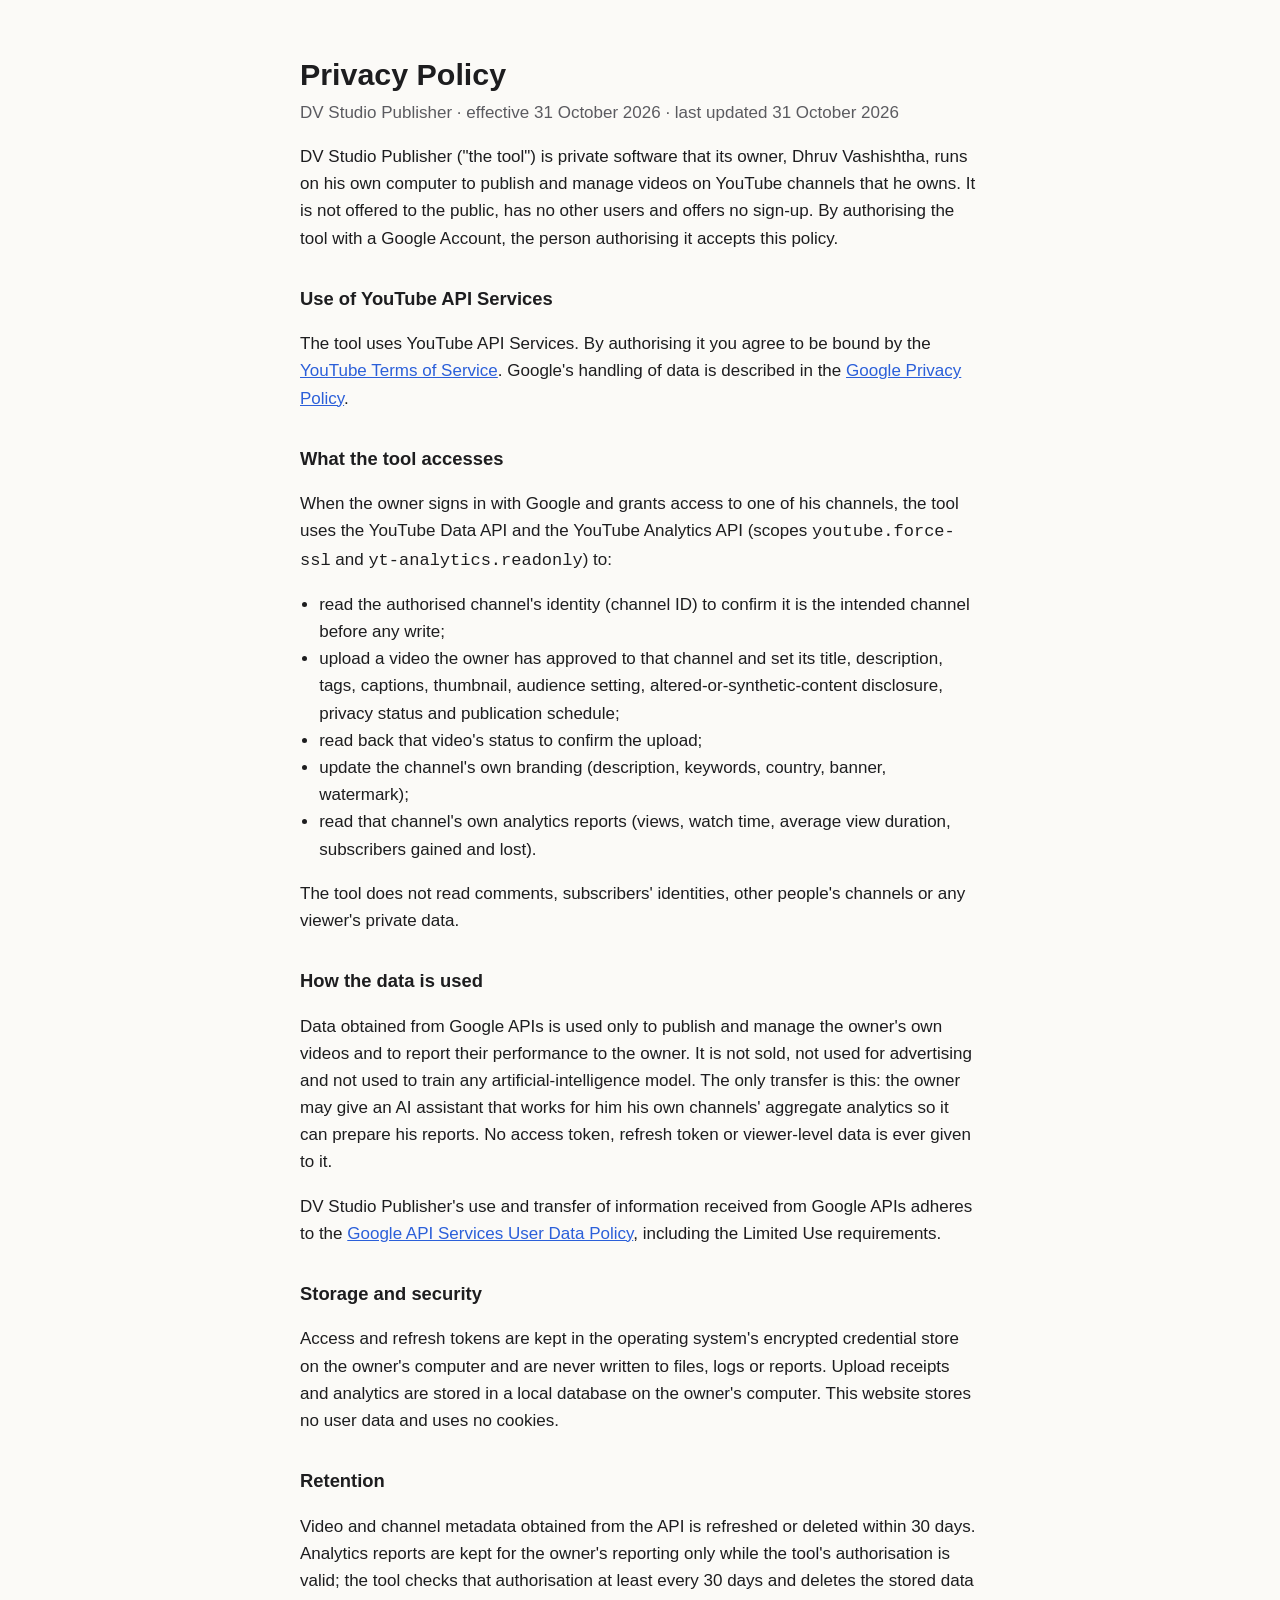
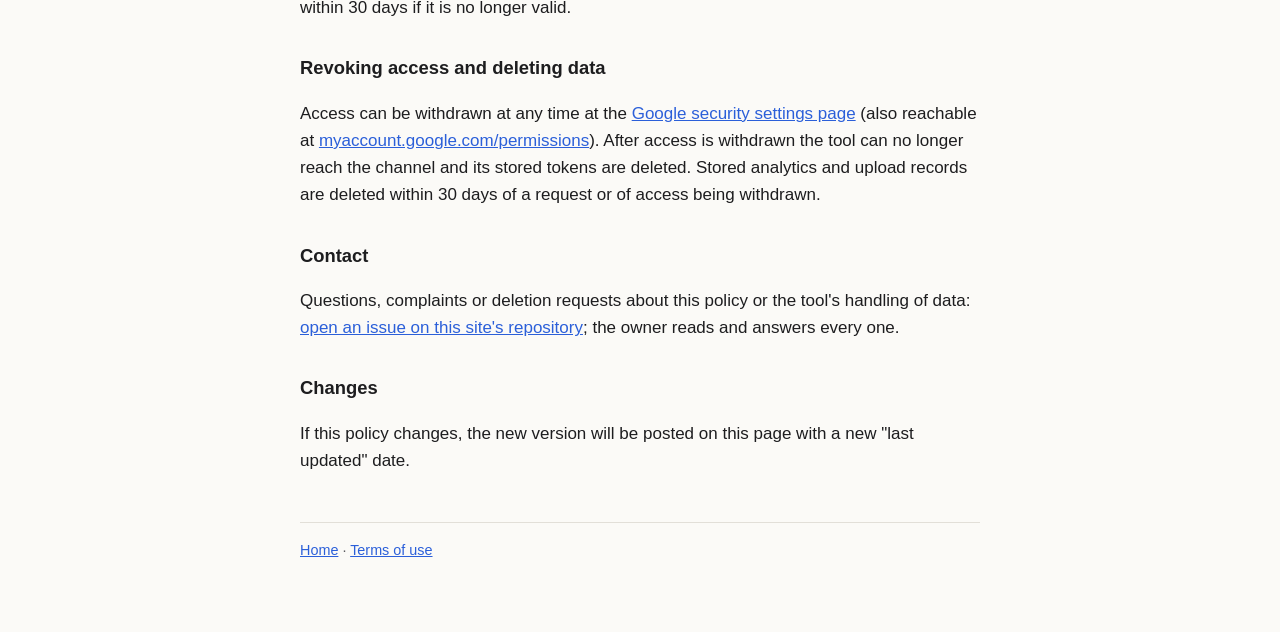
<file: privacy.html>
<!doctype html>
<html lang="en">
<head>
<meta charset="utf-8">
<meta name="viewport" content="width=device-width, initial-scale=1">
<title>Privacy Policy · DV Studio Publisher</title>
<meta name="description" content="How DV Studio Publisher handles data from Google and YouTube.">
<link rel="stylesheet" href="/style.css">
</head>
<body>
<main>
<h1>Privacy Policy</h1>
<p class="lede">DV Studio Publisher · effective 31 October 2026 · last updated 31 October 2026</p>
<p>DV Studio Publisher ("the tool") is private software that its owner, Dhruv Vashishtha, runs on his own computer to publish and manage videos on YouTube channels that he owns. It is not offered to the public, has no other users and offers no sign-up. By authorising the tool with a Google Account, the person authorising it accepts this policy.</p>

<h2>Use of YouTube API Services</h2>
<p>The tool uses YouTube API Services. By authorising it you agree to be bound by the <a href="https://www.youtube.com/t/terms">YouTube Terms of Service</a>. Google's handling of data is described in the <a href="http://www.google.com/policies/privacy">Google Privacy Policy</a>.</p>

<h2>What the tool accesses</h2>
<p>When the owner signs in with Google and grants access to one of his channels, the tool uses the YouTube Data API and the YouTube Analytics API (scopes <code>youtube.force-ssl</code> and <code>yt-analytics.readonly</code>) to:</p>
<ul>
<li>read the authorised channel's identity (channel ID) to confirm it is the intended channel before any write;</li>
<li>upload a video the owner has approved to that channel and set its title, description, tags, captions, thumbnail, audience setting, altered-or-synthetic-content disclosure, privacy status and publication schedule;</li>
<li>read back that video's status to confirm the upload;</li>
<li>update the channel's own branding (description, keywords, country, banner, watermark);</li>
<li>read that channel's own analytics reports (views, watch time, average view duration, subscribers gained and lost).</li>
</ul>
<p>The tool does not read comments, subscribers' identities, other people's channels or any viewer's private data.</p>

<h2>How the data is used</h2>
<p>Data obtained from Google APIs is used only to publish and manage the owner's own videos and to report their performance to the owner. It is not sold, not used for advertising and not used to train any artificial-intelligence model. The only transfer is this: the owner may give an AI assistant that works for him his own channels' aggregate analytics so it can prepare his reports. No access token, refresh token or viewer-level data is ever given to it.</p>
<p>DV Studio Publisher's use and transfer of information received from Google APIs adheres to the <a href="https://developers.google.com/terms/api-services-user-data-policy">Google API Services User Data Policy</a>, including the Limited Use requirements.</p>

<h2>Storage and security</h2>
<p>Access and refresh tokens are kept in the operating system's encrypted credential store on the owner's computer and are never written to files, logs or reports. Upload receipts and analytics are stored in a local database on the owner's computer. This website stores no user data and uses no cookies.</p>

<h2>Retention</h2>
<p>Video and channel metadata obtained from the API is refreshed or deleted within 30 days. Analytics reports are kept for the owner's reporting only while the tool's authorisation is valid; the tool checks that authorisation at least every 30 days and deletes the stored data within 30 days if it is no longer valid.</p>

<h2>Revoking access and deleting data</h2>
<p>Access can be withdrawn at any time at the <a href="https://security.google.com/settings/security/permissions">Google security settings page</a> (also reachable at <a href="https://myaccount.google.com/permissions">myaccount.google.com/permissions</a>). After access is withdrawn the tool can no longer reach the channel and its stored tokens are deleted. Stored analytics and upload records are deleted within 30 days of a request or of access being withdrawn.</p>

<h2>Contact</h2>
<p>Questions, complaints or deletion requests about this policy or the tool's handling of data: <a href="https://github.com/dhruvvashishtha/dhruvvashishtha.github.io/issues">open an issue on this site's repository</a>; the owner reads and answers every one.</p>

<h2>Changes</h2>
<p>If this policy changes, the new version will be posted on this page with a new "last updated" date.</p>

<footer><a href="/">Home</a> · <a href="/terms">Terms of use</a></footer>
</main>
</body>
</html>
</file>
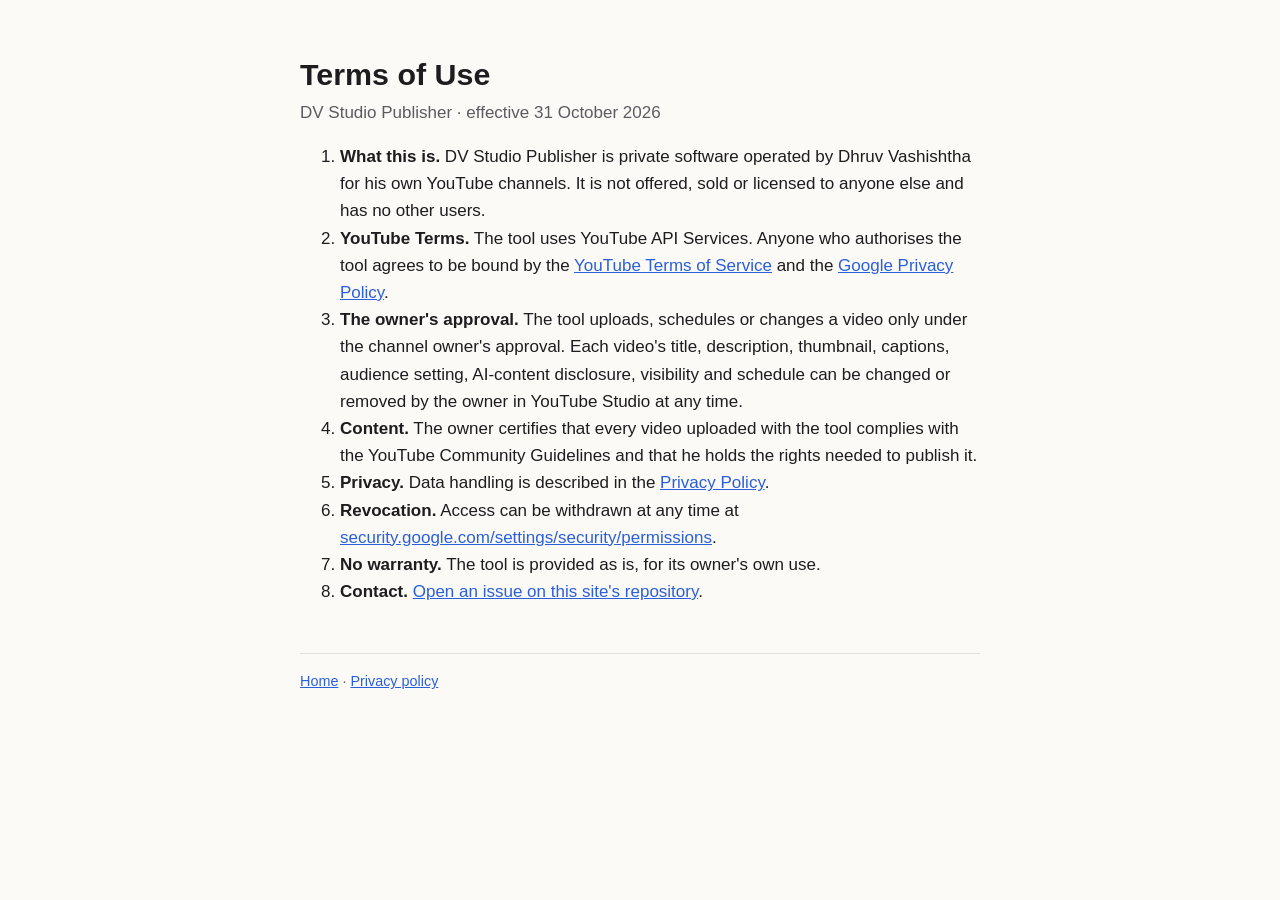
<file: terms.html>
<!doctype html>
<html lang="en">
<head>
<meta charset="utf-8">
<meta name="viewport" content="width=device-width, initial-scale=1">
<title>Terms of Use · DV Studio Publisher</title>
<meta name="description" content="Terms of use for DV Studio Publisher, a private YouTube publishing tool.">
<link rel="stylesheet" href="/style.css">
</head>
<body>
<main>
<h1>Terms of Use</h1>
<p class="lede">DV Studio Publisher · effective 31 October 2026</p>
<ol>
<li><strong>What this is.</strong> DV Studio Publisher is private software operated by Dhruv Vashishtha for his own YouTube channels. It is not offered, sold or licensed to anyone else and has no other users.</li>
<li><strong>YouTube Terms.</strong> The tool uses YouTube API Services. Anyone who authorises the tool agrees to be bound by the <a href="https://www.youtube.com/t/terms">YouTube Terms of Service</a> and the <a href="http://www.google.com/policies/privacy">Google Privacy Policy</a>.</li>
<li><strong>The owner's approval.</strong> The tool uploads, schedules or changes a video only under the channel owner's approval. Each video's title, description, thumbnail, captions, audience setting, AI-content disclosure, visibility and schedule can be changed or removed by the owner in YouTube Studio at any time.</li>
<li><strong>Content.</strong> The owner certifies that every video uploaded with the tool complies with the YouTube Community Guidelines and that he holds the rights needed to publish it.</li>
<li><strong>Privacy.</strong> Data handling is described in the <a href="/privacy">Privacy Policy</a>.</li>
<li><strong>Revocation.</strong> Access can be withdrawn at any time at <a href="https://security.google.com/settings/security/permissions">security.google.com/settings/security/permissions</a>.</li>
<li><strong>No warranty.</strong> The tool is provided as is, for its owner's own use.</li>
<li><strong>Contact.</strong> <a href="https://github.com/dhruvvashishtha/dhruvvashishtha.github.io/issues">Open an issue on this site's repository</a>.</li>
</ol>
<footer><a href="/">Home</a> · <a href="/privacy">Privacy policy</a></footer>
</main>
</body>
</html>
</file>
<file: style.css>
:root{--bg:#fbfaf7;--fg:#1d1d1f;--muted:#5b5b60;--rule:#e2dfd8;--accent:#2b5fd9}
@media (prefers-color-scheme:dark){:root{--bg:#121214;--fg:#ececee;--muted:#a3a3aa;--rule:#2a2a2e;--accent:#8fb0ff}}
*{box-sizing:border-box}html{-webkit-text-size-adjust:100%}
body{margin:0;background:var(--bg);color:var(--fg);font:17px/1.6 -apple-system,BlinkMacSystemFont,"Segoe UI",Roboto,Helvetica,Arial,sans-serif}
main{max-width:720px;margin:0 auto;padding:56px 20px 72px}
h1{font-size:1.9rem;line-height:1.2;margin:0 0 .4rem}h2{font-size:1.15rem;margin:2rem 0 .4rem}
p,li{color:var(--fg)}.lede{color:var(--muted);margin-top:0}
a{color:var(--accent)}ul{padding-left:1.2rem}
footer{border-top:1px solid var(--rule);margin-top:3rem;padding-top:1rem;color:var(--muted);font-size:.9rem}
</file>
